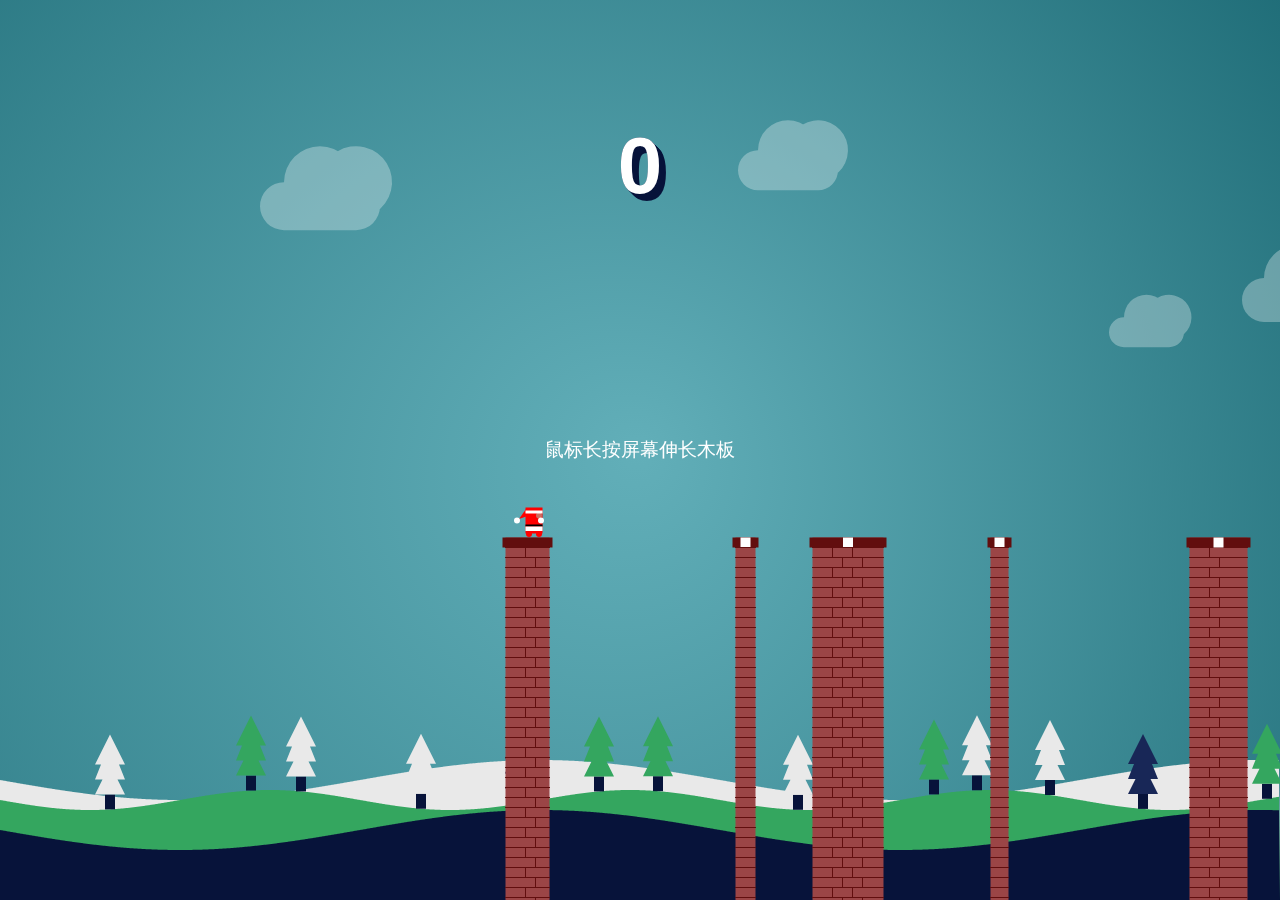
<file: game.html>
<!DOCTYPE html>
<html lang="en">
<head>
<meta charset="UTF-8">
<title>小游戏</title>
<link rel="stylesheet" href="static/css/style.css">
</head>
<body>
<script src="static/js/script.js"></script>
</body></html>
</file>
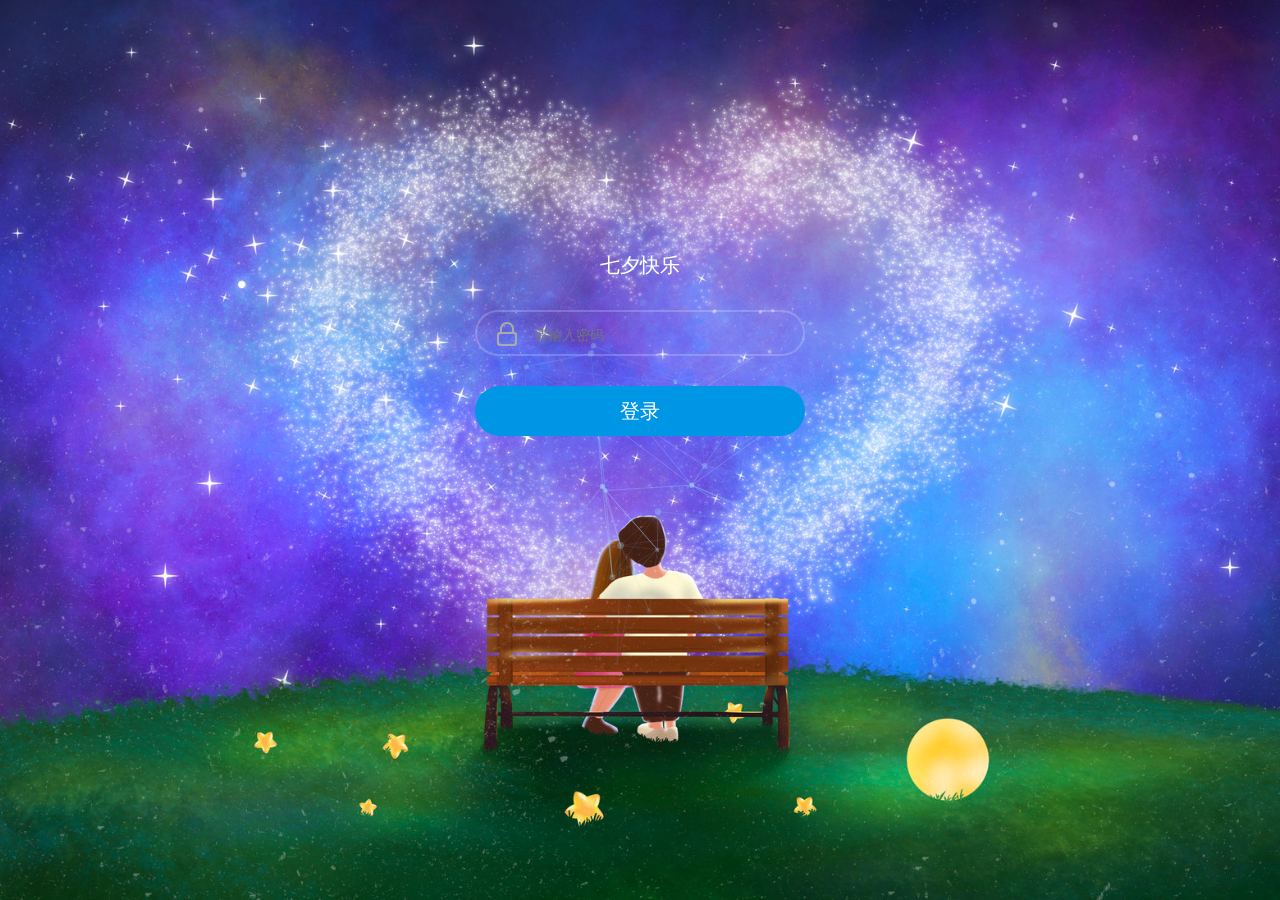
<file: login.html>
<!DOCTYPE html>
<html lang="en" class="no-js">
<head>
<meta charset="UTF-8" />
<meta http-equiv="X-UA-Compatible" content="IE=edge"> 
<meta name="viewport" content="width=device-width, initial-scale=1"> 
<title>login</title>
<link rel="stylesheet" type="text/css" href="css/normalize.css" />
<link rel="stylesheet" type="text/css" href="css/demo.css" />
<!--必要样式-->
<link rel="stylesheet" type="text/css" href="css/component.css" />

<!--[if IE]>
<script src="js/html5.js"></script>
<![endif]-->

</head>
<body>
		<div class="container demo-1">
			<div class="content">
				<div id="large-header" class="large-header">
					<canvas id="demo-canvas"></canvas>
					<div class="logo_box">
						<h3>七夕快乐</h3>
						<form action="#" name="f" method="post">
							<!-- <div class="input_outer">
								<span class="u_user"></span>
								<input name="logname" class="text" style="color: #FFFFFF !important" type="text" placeholder="请输入账户">
							</div> -->
							<div class="input_outer">
								<span class="us_uer"></span>
								<input name="logpass" class="text" id='password' style="color: #FFFFFF !important; position:absolute; z-index:100;"value="" type="password" placeholder="请输入密码">
							</div>
							<div class="mb2"><a class="act-but submit"  style="color: #FFFFFF">登录</a></div>
						</form>
					</div>
				</div>
			</div>
		</div><!-- /container -->
		<script src="js/TweenLite.min.js"></script>
		<script src="js/EasePack.min.js"></script>
		<script src="js/rAF.js"></script>
		<script src="js/demo-1.js"></script>
		<script src="https://cdn.staticfile.org/jquery/1.10.2/jquery.min.js"></script>
		<script>
			$(document).ready(function(){
				 $('.mb2').click(function(){
					if($('#password').val()==20141220){
						window.location.href = 'http://www.baidu.com'
					}else if($('#password').val()==""){
						alert('密码不输就想看吗')
					}else(
						alert('想想什么时候认识的')
					)
				 });
			});
			
		</script>
	</body>
</html>
</file>
<file: static/css/style.css>
html,
body {
  height: 100%;
  margin: 0;
}

body {
  font-family: Arial, Verdana, sans-serif;
  cursor: grab;
  display: flex;
  justify-content: center;
  align-items: center;
  color: white;
  background-color: #1e1a33;
}

div,
i {
  user-select: none;
  pointer-events: none;
}

i {
  position: fixed;
  color: white;
  top: -10%;
  z-index: 9999;
  animation-name: snowflakes-fall, snowflakes-shake;
  animation-duration: 10s, 3s;
  animation-timing-function: linear, ease-in-out;
  animation-iteration-count: infinite, infinite;
  animation-play-state: running, running;
}

@keyframes snowflakes-fall {
  0% {
    top: -10%;
  }
  100% {
    top: 100%;
  }
}

@keyframes snowflakes-shake {
  0% {
    transform: translateX(0px);
  }
  50% {
    transform: translateX(80px);
  }
  100% {
    transform: translateX(0px);
  }
}
</file>
<file: css/demo.css>
*, *:after, *:before { -webkit-box-sizing: border-box; box-sizing: border-box; }
.clearfix:before, .clearfix:after { content: ''; display: table; }
.clearfix:after { clear: both; }

body {
	background: #fff;
	color: #383a3c;
	font-weight: 400;
	font-size: 1em;
	line-height: 1.25;
	font-family: 'Raleway', Calibri, Arial, sans-serif;
}

a, button {
	outline: none;
}

a {
	color: #566473;
	text-decoration: none;
}

a:hover, a:focus {
	color: #34495e;
}

section {
	padding: 1em;
	text-align: center;
}

p.ref {
	text-align: center;
	padding: 2em 1em;
}
</file>
<file: css/component.css>
/* Header */
.large-header {
	position: relative;
	width: 100%;
	background: #333;
	overflow: hidden;
	background-size: cover;
	background-position: center center;
	z-index: 1;
}

.demo-1 .large-header {
	background-image: url('../img/demo-1-bg.jpg');
}
.logo_box{
	width: 400px;
	height: 500px;
	padding: 35px;
	color: #EEE;
	position: absolute;
	left: 50%;
	top:50%;
	margin-left: -200px;
	margin-top: -250px;
}
.logo_box h3{
	text-align: center;
	height: 20px;
	font: 20px "microsoft yahei",Helvetica,Tahoma,Arial,"Microsoft jhengHei",sans-serif;
	color: #FFFFFF;
	height: 20px;
	line-height: 20px;
	padding:0 0 35px 0; 
}
.forms{
	width: 280px;
	height: 485px;
}
.logon_inof{
	width: 100%;
	min-height: 450px;
	padding-top: 35px;
	position: relative;
}		
.input_outer{
	height: 46px;
	padding: 0 5px;
	margin-bottom: 30px;
	border-radius: 50px;
	position: relative;
	border: rgba(255,255,255,0.2) 2px solid !important;
}
.u_user{
	width: 25px;
	height: 25px;
	background: url(../img/login_ico.png);
	background-position:  -125px 0;
	position: absolute;
	margin: 10px 13px;
}
.us_uer{
	width: 25px;
	height: 25px;
	background-image: url(../img/login_ico.png);
	background-position: -125px -34px;
	position: absolute;
	margin: 10px 13px;
}
.l-login{
	position: absolute;
	z-index: 1;
	left: 50px;
	top: 0;
	height: 46px;
	font: 14px "microsoft yahei",Helvetica,Tahoma,Arial,"Microsoft jhengHei";
	line-height: 46px;
}
.text{
	width: 220px;
	height: 46px;
	outline: none;
	display: inline-block;
	font: 14px "microsoft yahei",Helvetica,Tahoma,Arial,"Microsoft jhengHei";
	margin-left: 50px;
	border: none;
	background: none;
	line-height: 46px;
}
/*///*/
.mb2{
	margin-bottom: 20px
}
.mb2 a{
	text-decoration: none;
	outline: none;
}
.submit {
	padding: 15px;
	margin-top: 20px;
	display: block;
}
.act-but{
	line-height: 20px;
	text-align: center;
	font-size: 20px;
	border-radius: 50px;
	background: #0096e6;
}
</file>
